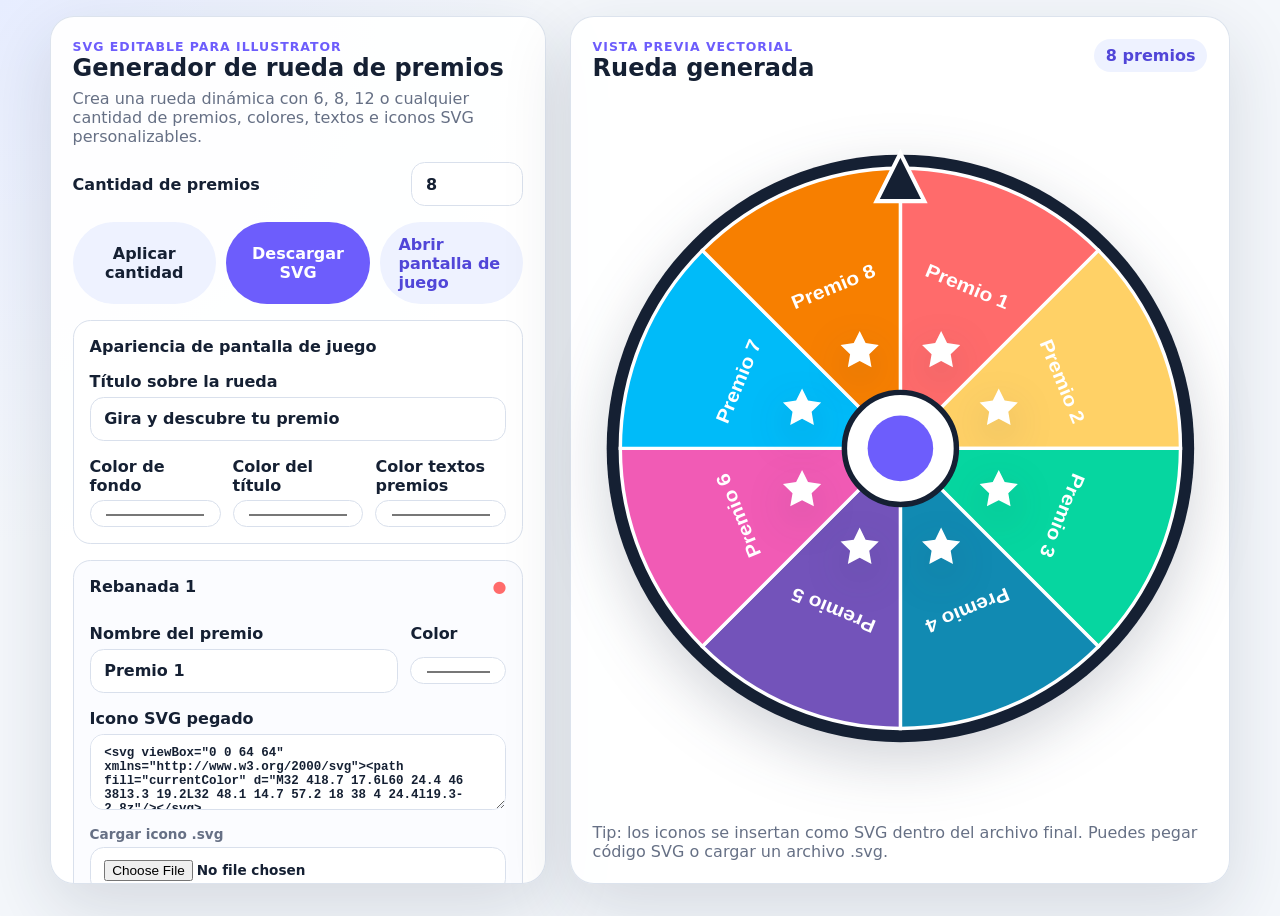
<file: index.html>
<!doctype html>
<html lang="es">
<head>
  <meta charset="utf-8" />
  <meta name="viewport" content="width=device-width, initial-scale=1" />
  <title>Generador de Spinning Wheel SVG</title>
  <link rel="stylesheet" href="styles.css" />
</head>
<body>
  <main class="app-shell">
    <section class="panel controls" aria-labelledby="controls-title">
      <div class="header-block">
        <p class="eyebrow">SVG editable para Illustrator</p>
        <h1 id="controls-title">Generador de rueda de premios</h1>
        <p>Crea una rueda dinámica con 6, 8, 12 o cualquier cantidad de premios, colores, textos e iconos SVG personalizables.</p>
      </div>

      <label class="field inline-field">
        <span>Cantidad de premios</span>
        <input id="prize-count" type="number" min="1" max="24" value="8" />
      </label>

      <div class="actions compact">
        <button id="apply-count" type="button">Aplicar cantidad</button>
        <button id="download-svg" type="button" class="primary">Descargar SVG</button>
        <a href="play.html" class="button-link">Abrir pantalla de juego</a>
      </div>


      <section class="settings-card" aria-labelledby="appearance-title">
        <h2 id="appearance-title">Apariencia de pantalla de juego</h2>
        <label class="field">
          <span>Título sobre la rueda</span>
          <input id="game-title-input" type="text" />
        </label>
        <div class="appearance-grid">
          <label class="field">
            <span>Color de fondo</span>
            <input id="background-color-input" type="color" />
          </label>
          <label class="field">
            <span>Color del título</span>
            <input id="title-color-input" type="color" />
          </label>
          <label class="field">
            <span>Color textos premios</span>
            <input id="prize-text-color-input" type="color" />
          </label>
        </div>
      </section>

      <div id="prize-editor" class="prize-editor" aria-live="polite"></div>
    </section>

    <section class="panel preview" aria-labelledby="preview-title">
      <div class="preview-header">
        <div>
          <p class="eyebrow">Vista previa vectorial</p>
          <h2 id="preview-title">Rueda generada</h2>
        </div>
        <span id="segment-count-label" class="pill">8 premios</span>
      </div>
      <div id="wheel-preview" class="wheel-preview"></div>
      <p class="hint">Tip: los iconos se insertan como SVG dentro del archivo final. Puedes pegar código SVG o cargar un archivo .svg.</p>
    </section>
  </main>

  <script src="script.js"></script>
</body>
</html>
</file>
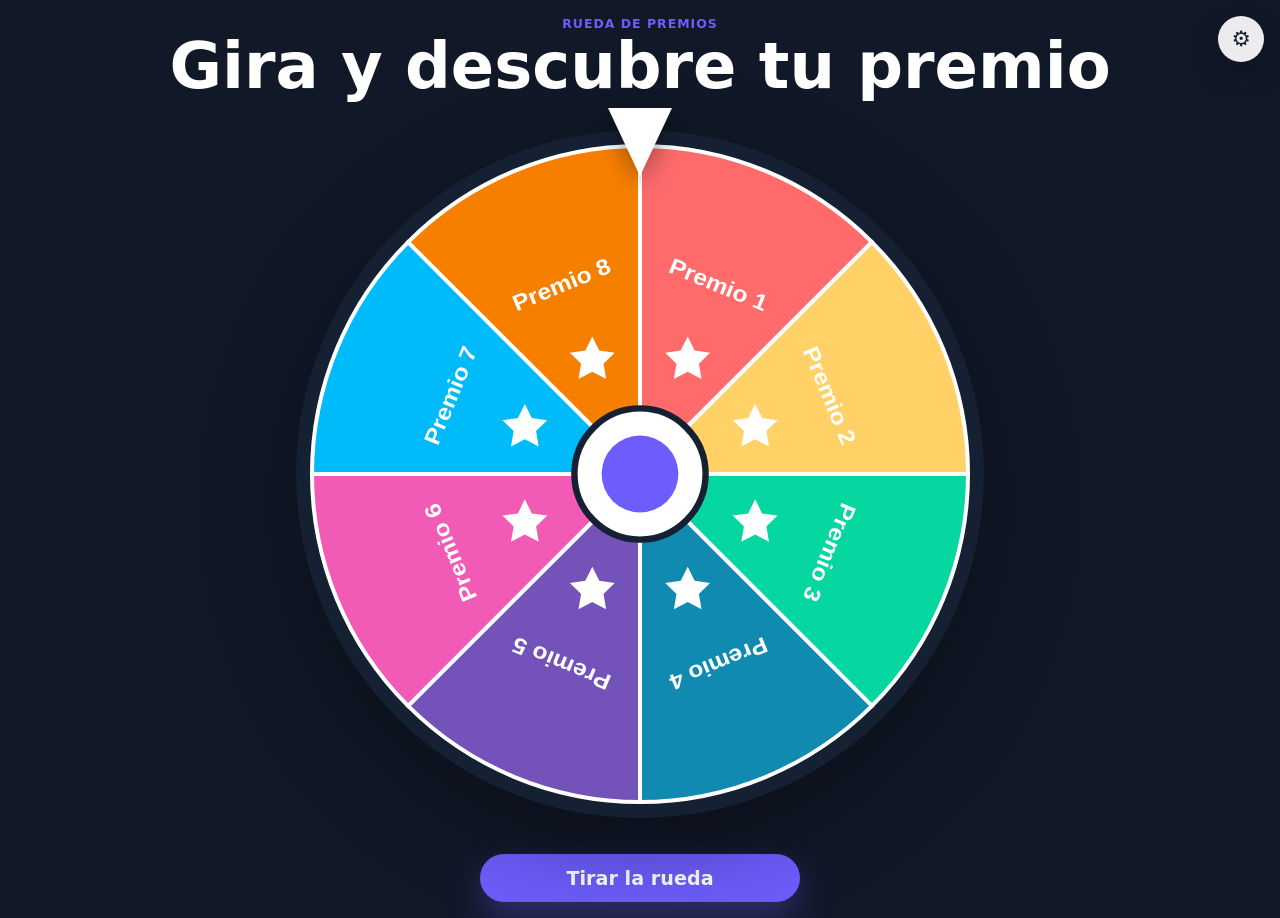
<file: play.html>
<!doctype html>
<html lang="es">
<head>
  <meta charset="utf-8" />
  <meta name="viewport" content="width=device-width, initial-scale=1" />
  <title>Jugar rueda de premios</title>
  <link rel="stylesheet" href="styles.css" />
</head>
<body class="play-body">
  <a href="index.html" class="gear-link" aria-label="Configurar premios y apariencia">⚙</a>
  <main class="play-screen" aria-labelledby="play-title">
    <section class="play-card">
      <p class="eyebrow">Rueda de premios</p>
      <h1 id="play-title">Gira y descubre tu premio</h1>
      <div class="game-stage">
        <div class="game-pointer" aria-hidden="true"></div>
        <div id="play-wheel" class="play-wheel"></div>
      </div>
      <button id="spin-button" type="button" class="primary spin-button">Tirar la rueda</button>
    </section>
  </main>

  <dialog id="winner-dialog" class="winner-dialog">
    <div class="winner-content">
      <p class="eyebrow">Premio ganador</p>
      <h2 id="winner-name"></h2>
      <button id="close-dialog" type="button">Cerrar</button>
    </div>
  </dialog>

  <script src="script.js"></script>
</body>
</html>
</file>
<file: styles.css>
:root {
  color-scheme: light;
  font-family: Inter, ui-sans-serif, system-ui, -apple-system, BlinkMacSystemFont, "Segoe UI", sans-serif;
  --bg: #f4f7fb;
  --panel: #ffffff;
  --ink: #152033;
  --muted: #667085;
  --brand: #6d5dfc;
  --brand-dark: #5146d8;
  --border: #d9e0ec;
  --shadow: 0 24px 70px rgba(27, 39, 63, 0.14);
}

* { box-sizing: border-box; }

body {
  margin: 0;
  min-height: 100vh;
  color: var(--ink);
  background: radial-gradient(circle at top left, #e7edff, transparent 34rem), var(--bg);
}

button, input, textarea { font: inherit; }
button {
  border: 0;
  border-radius: 999px;
  padding: 0.78rem 1.15rem;
  color: var(--ink);
  background: #eef2ff;
  cursor: pointer;
  font-weight: 700;
  transition: transform 160ms ease, background 160ms ease;
}
button:hover { transform: translateY(-1px); background: #dfe5ff; }
button.primary { color: #fff; background: var(--brand); }
button.primary:hover { background: var(--brand-dark); }

.app-shell {
  display: grid;
  grid-template-columns: minmax(22rem, 31rem) minmax(22rem, 1fr);
  gap: 1.5rem;
  width: min(1180px, calc(100% - 2rem));
  margin: 1rem auto;
}

.panel {
  background: rgba(255,255,255,0.92);
  border: 1px solid rgba(217, 224, 236, 0.9);
  border-radius: 1.5rem;
  box-shadow: var(--shadow);
  padding: 1.35rem;
}

.controls { max-height: calc(100vh - 2rem); overflow: auto; }
.header-block h1, .preview-header h2 { margin: 0.15rem 0 0.5rem; line-height: 1.05; }
.header-block p:not(.eyebrow), .hint { color: var(--muted); margin: 0; }
.eyebrow { color: var(--brand); font-size: 0.78rem; font-weight: 800; letter-spacing: 0.08em; margin: 0; text-transform: uppercase; }

.field { display: grid; gap: 0.35rem; font-weight: 700; margin-top: 1rem; }
.inline-field { grid-template-columns: 1fr 7rem; align-items: center; }
input, textarea {
  width: 100%;
  border: 1px solid var(--border);
  border-radius: 0.85rem;
  padding: 0.72rem 0.85rem;
  background: #fff;
  color: var(--ink);
}
textarea { min-height: 4.75rem; resize: vertical; font-family: ui-monospace, SFMono-Regular, Menlo, monospace; font-size: 0.78rem; }
.actions { display: flex; gap: 0.65rem; flex-wrap: wrap; margin-top: 1rem; }
.compact button { flex: 1; }

.prize-card {
  border: 1px solid var(--border);
  border-radius: 1.1rem;
  padding: 1rem;
  margin-top: 1rem;
  background: #fbfcff;
}
.prize-card h3 { display: flex; justify-content: space-between; margin: 0 0 0.75rem; font-size: 1rem; }
.prize-grid { display: grid; grid-template-columns: 1fr 6rem; gap: 0.75rem; }
.file-field { color: var(--muted); font-size: 0.85rem; }

.preview { display: flex; flex-direction: column; min-height: calc(100vh - 2rem); }
.preview-header { display: flex; justify-content: space-between; align-items: start; gap: 1rem; }
.pill { background: #eef2ff; border-radius: 999px; color: var(--brand-dark); font-weight: 800; padding: 0.45rem 0.75rem; white-space: nowrap; }
.wheel-preview { display: grid; place-items: center; flex: 1; min-height: 34rem; }
.wheel-preview svg { width: min(100%, 42rem); height: auto; filter: drop-shadow(0 20px 30px rgba(33, 43, 72, 0.2)); }
.hint { margin-top: 1rem; }

@media (max-width: 880px) {
  .app-shell { grid-template-columns: 1fr; }
  .controls { max-height: none; }
  .preview { min-height: auto; }
}

.button-link, .config-link {
  display: inline-flex;
  align-items: center;
  justify-content: center;
  border-radius: 999px;
  padding: 0.78rem 1.15rem;
  color: var(--brand-dark);
  background: #eef2ff;
  font-weight: 800;
  text-decoration: none;
}
.button-link { flex: 1; }

.play-body {
  display: grid;
  place-items: center;
  overflow-x: hidden;
  background: radial-gradient(circle at 50% 0%, #e9e7ff, transparent 32rem), linear-gradient(135deg, #111827, #26324a);
}

.play-screen {
  width: min(980px, calc(100% - 2rem));
  min-height: 100vh;
  display: grid;
  place-items: center;
  padding: 1rem 0;
}

.play-card {
  width: 100%;
  text-align: center;
  color: #fff;
}

.play-card h1 {
  margin: 0.2rem 0 1rem;
  font-size: clamp(2rem, 5vw, 4rem);
  line-height: 1;
}

.game-stage {
  position: relative;
  display: grid;
  place-items: center;
  width: min(80vh, 90vw, 720px);
  margin: 0 auto 1.25rem;
}

.play-wheel {
  width: 100%;
  aspect-ratio: 1;
  transition: transform 4.2s cubic-bezier(0.12, 0.74, 0.12, 1);
  filter: drop-shadow(0 30px 45px rgba(0, 0, 0, 0.35));
}

.play-wheel svg { width: 100%; height: auto; display: block; }

.game-pointer {
  position: absolute;
  top: -0.4rem;
  z-index: 2;
  width: 0;
  height: 0;
  border-left: 2rem solid transparent;
  border-right: 2rem solid transparent;
  border-top: 4.3rem solid #ffffff;
  filter: drop-shadow(0 8px 12px rgba(0,0,0,0.35));
}

.spin-button {
  min-width: min(20rem, 90vw);
  font-size: 1.2rem;
  box-shadow: 0 16px 35px rgba(109, 93, 252, 0.35);
}
.spin-button:disabled { opacity: 0.65; cursor: wait; transform: none; }
.config-link { margin-top: 0.9rem; }

.winner-dialog {
  border: 0;
  border-radius: 1.5rem;
  padding: 0;
  width: min(28rem, calc(100% - 2rem));
  box-shadow: 0 30px 80px rgba(0,0,0,0.4);
}
.winner-dialog::backdrop { background: rgba(9, 14, 27, 0.72); backdrop-filter: blur(6px); }
.winner-content { padding: 2rem; text-align: center; }
.winner-content h2 { margin: 0.5rem 0 1.5rem; font-size: clamp(2rem, 8vw, 3.25rem); }

.settings-card {
  border: 1px solid var(--border);
  border-radius: 1.1rem;
  padding: 1rem;
  margin-top: 1rem;
  background: #ffffff;
}
.settings-card h2 {
  margin: 0 0 0.35rem;
  font-size: 1rem;
}
.appearance-grid {
  display: grid;
  grid-template-columns: repeat(3, minmax(0, 1fr));
  gap: 0.75rem;
}

.gear-link {
  position: fixed;
  top: 1rem;
  right: 1rem;
  z-index: 10;
  display: grid;
  place-items: center;
  width: 2.85rem;
  height: 2.85rem;
  border-radius: 999px;
  color: #152033;
  background: rgba(255, 255, 255, 0.92);
  box-shadow: 0 12px 30px rgba(0, 0, 0, 0.22);
  font-size: 1.35rem;
  text-decoration: none;
  transition: transform 160ms ease, background 160ms ease;
}
.gear-link:hover { transform: rotate(24deg) scale(1.04); background: #ffffff; }

@media (max-width: 620px) {
  .appearance-grid { grid-template-columns: 1fr; }
}
</file>
